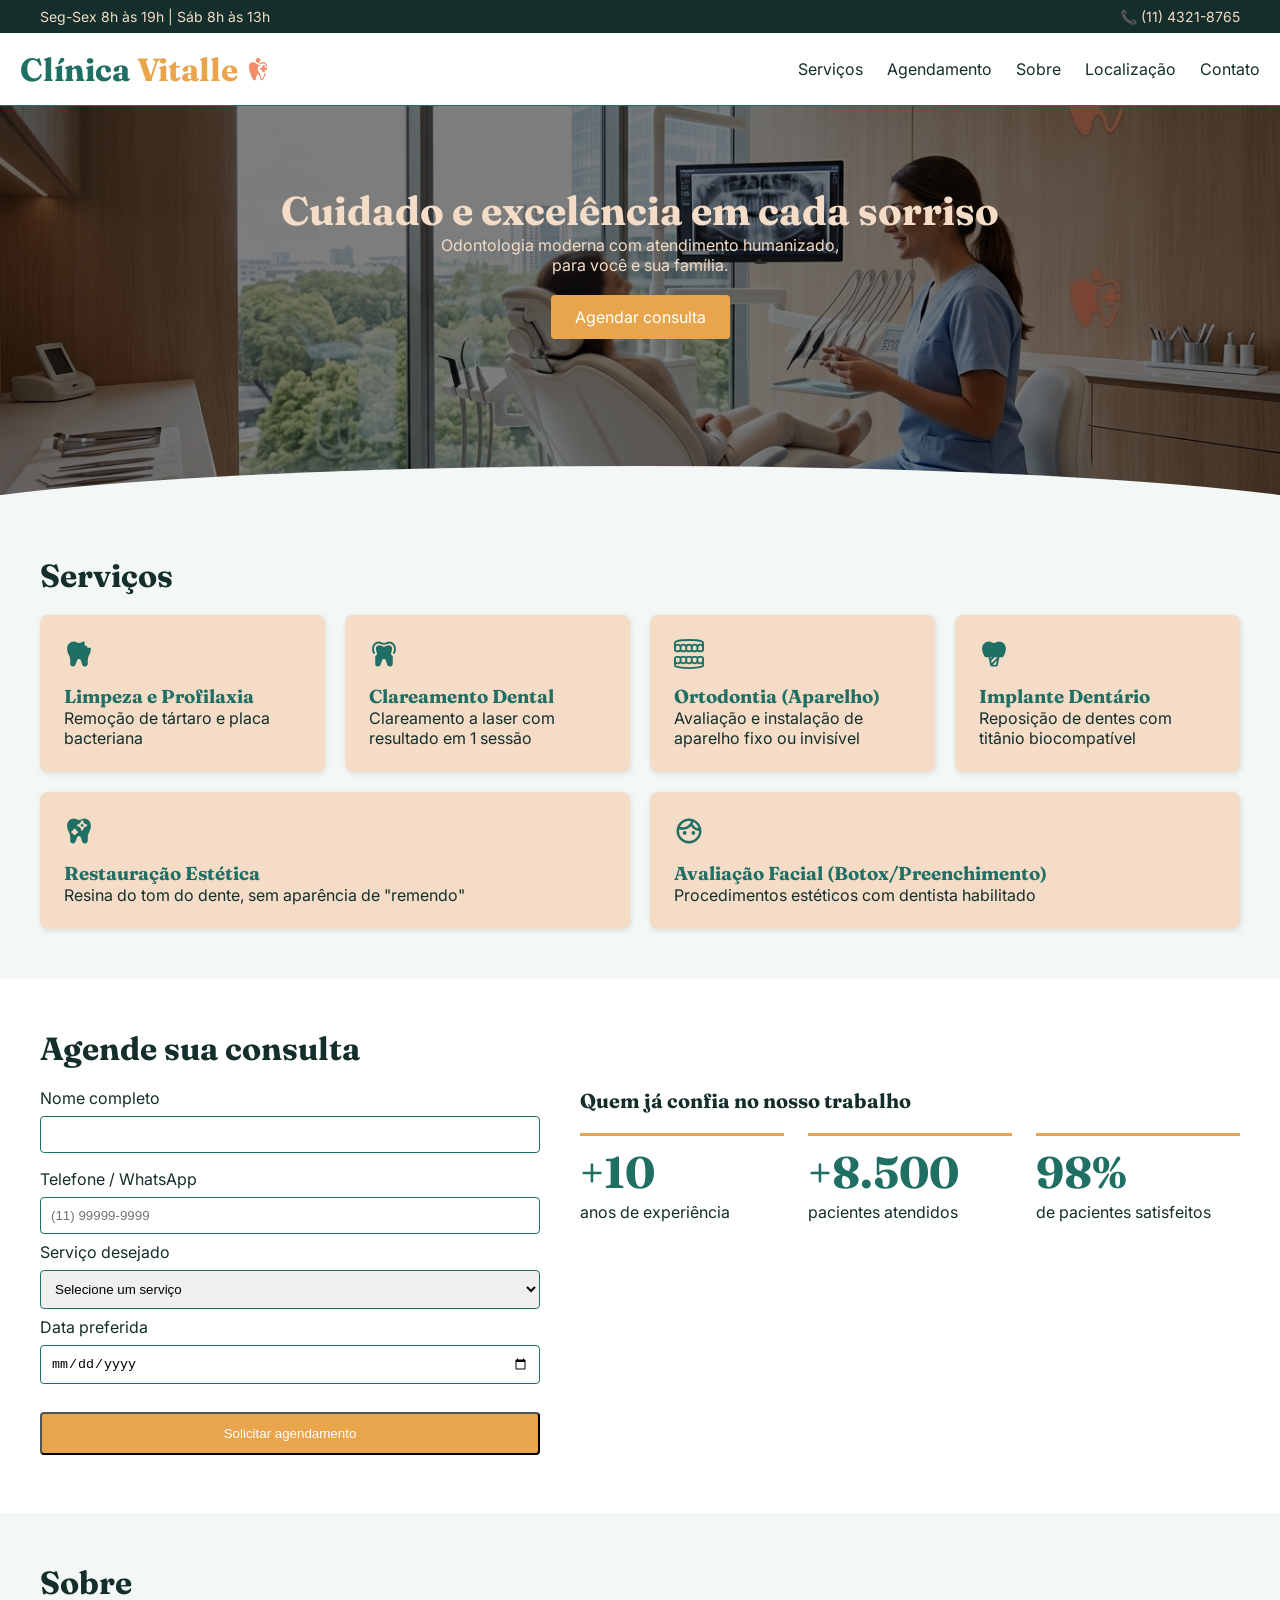
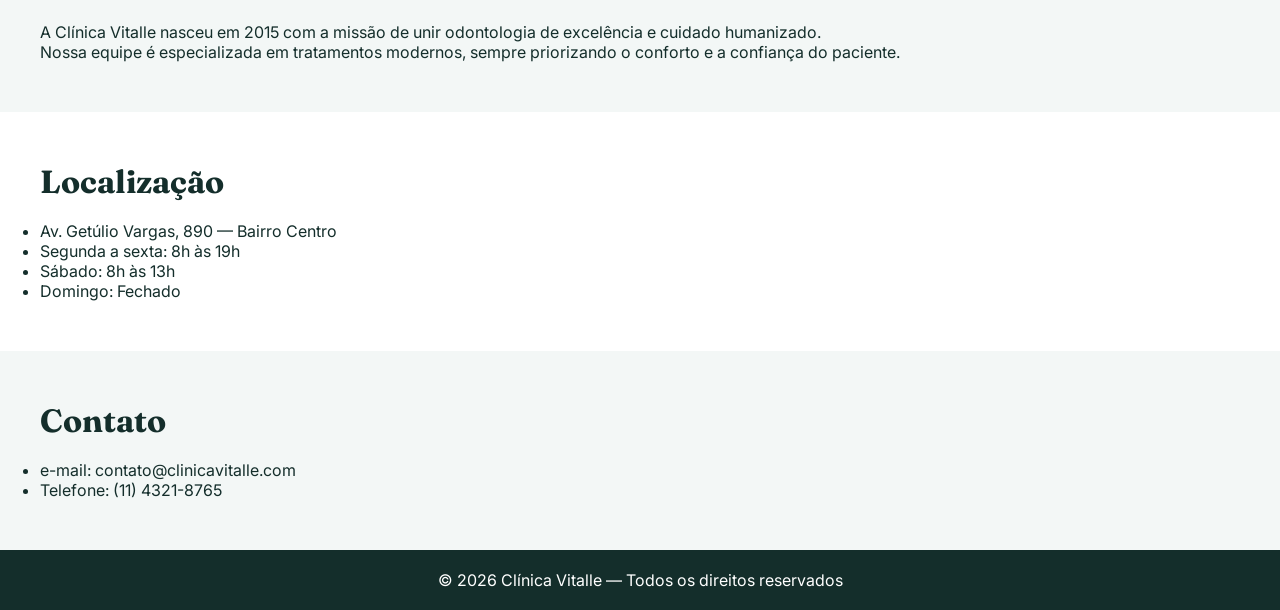
<file: Index.html>
<!DOCTYPE html>
<html lang="pt-br">
<head>
    <meta charset="UTF-8">
    <meta name="viewport" content="width=device-width, initial-scale=1.0">
    <meta name="description" content="Clínica Vitalle — odontologia e estética com atendimento humanizado. Agende sua consulta online.">
                             <link rel="preconnect" href="https://fonts.googleapis.com">
                        <link rel="preconnect" href="https://fonts.gstatic.com" crossorigin>
        <link href="https://fonts.googleapis.com/css2?family=Fraunces:ital,opsz,wght@0,9..144,100..900;1,9..144,100..900&family=Inter:ital,opsz,wght@0,14..32,100..900;1,14..32,100..900&display=swap" rel="stylesheet">
        <link rel="stylesheet" href="https://cdnjs.cloudflare.com/ajax/libs/font-awesome/6.4.2/css/all.min.css">
        <link rel="stylesheet" href="style.css">
            <link rel="icon" href="imagens/icon.jpg" type="image/x-icon">
    <title>Clínica Vitalle</title>

    
</head>
<body>

<div class="topbar">
    <span>Seg-Sex 8h às 19h | Sáb 8h às 13h</span>
    <span>📞 (11) 4321-8765</span>
</div>

    <header>
        <div class="logo-container">
            <h1 class="logo">Clínica <span>Vitalle</span></h1>  
            <img src="imagens/logo.jpg" alt="Logo da Clínica Vitalle" class="logo-img">
        </div>
        <button class="menu-toggle" aria-label="Abrir menu">☰</button>
        <nav>
            <a href="#servicos">Serviços</a>
            <a href="#agendamento">Agendamento</a>
            <a href="#sobre">Sobre</a>
            <a href="#localizacao">Localização</a>
            <a href="#contato">Contato</a>
        </nav>
        </header>
        <main>   
        <section class="hero">
            <h2>Cuidado e excelência em cada sorriso</h2>
                <p>Odontologia moderna com atendimento humanizado,<br> para você e sua família.</p>
                <a href="#agendamento" class="btn">Agendar consulta</a>
            </section>

            <!--SERVIÇOS-->
            <section id="servicos">
                <div class="container">
                    <h2 class="titulo-secao">Serviços</h2>
                <div class="cards">  
                <article class="card">
                       <svg class="icone-servico" xmlns="http://www.w3.org/2000/svg" width="1em" height="1em" viewBox="0 0 24 24">
	<path d="M0 0h24v24H0z" fill="none" />
	<path fill="currentColor" d="M16.83 22h-.27c-.955 0-1.815-.64-2.08-1.56l-.95-3.255A1.655 1.655 0 0 0 11.955 16c-.725 0-1.325.445-1.555 1.105L9.215 20.54A2.165 2.165 0 0 1 7.165 22a2.174 2.174 0 0 1-2.17-2.17v-2.08c0-2.44-.615-3.815-1.26-5.27c-.61-1.365-1.24-2.78-1.24-4.98c0-3.035 2.465-5.5 5.5-5.5c.735 0 1.36.285 1.965.56c.64.29 1.25.565 2.035.565c.825 0 1.46-.305 2.07-.605c.555-.27 1.075-.52 1.68-.52h.75v3.165l1.835.46l.46 1.4l2.71-.03v.76c0 2.05-.615 3.4-1.215 4.71C19.65 13.85 19 15.28 19 17.755v2.08c0 1.195-.975 2.17-2.17 2.17z" />
</svg>

                    <h3>Limpeza e Profilaxia</h3>
                        <p>Remoção de tártaro e placa bacteriana</p>
                    </article>
               
    <!--card 2-->
                    <article class="card">
                        <svg class="icone-servico" xmlns="http://www.w3.org/2000/svg" width="1em" height="1em" viewBox="0 0 24 24">
	<path d="M0 0h24v24H0z" fill="none" />
	<path fill="currentColor" fill-rule="evenodd" d="M14.04 2.558C14.643 2.283 15.267 2 16 2h.01c3.035 0 5.5 2.465 5.5 5.5c0 1.96-.505 3.27-1.065 4.55l-1.375-.6c.51-1.17.935-2.275.935-3.95c0-2.205-1.795-4-4-4c-.41 0-.845.195-1.345.425l-.033.015c-.684.307-1.524.685-2.622.685c-1.108 0-1.96-.385-2.643-.694l-.012-.006c-.5-.23-.935-.425-1.345-.425c-2.205 0-4 1.795-4 4c0 1.675.42 2.78.935 3.95l-1.375.6C3.005 10.77 2.5 9.46 2.5 7.5C2.5 4.465 4.965 2 8 2c.733 0 1.357.283 1.96.558l.005.002l.016.007c.64.288 1.24.558 2.019.558c.785 0 1.395-.275 2.035-.565zm3.98 7.552c-.17.54-.34 1.1-.44 1.69h.005c-.065.385.07.79.355 1.075l1.065 1.065v5.895c0 1.195-.975 2.17-2.17 2.17h-.27a2.18 2.18 0 0 1-2.08-1.56l-.95-3.255c-.2-.7-.875-1.185-1.575-1.185s-1.325.445-1.555 1.105L9.22 20.545a2.165 2.165 0 0 1-2.05 1.46A2.174 2.174 0 0 1 5 19.835V13.94l1.065-1.065c.29-.285.42-.685.355-1.075c-.096-.564-.26-1.1-.418-1.619l-.022-.071l-.015-.05c-.24-.78-.465-1.517-.465-2.31C5.5 6.08 6.58 5 8.25 5c.91 0 1.55.33 2.115.625c.515.27.96.5 1.635.5s1.12-.23 1.635-.5C14.2 5.33 14.835 5 15.75 5c1.67 0 2.75 1.08 2.75 2.75c0 .803-.23 1.551-.473 2.338z" clip-rule="evenodd" />
</svg>

                        <h3>Clareamento Dental</h3>
                        <p>Clareamento a laser com resultado em 1 sessão</p>
                    </article>
                
         

             <!--card 3-->
           
                
                    <article class="card">
                       <svg class="icone-servico" xmlns="http://www.w3.org/2000/svg" width="1em" height="1em" viewBox="0 0 24 24">
	<path d="M0 0h24v24H0z" fill="none" />
	<g fill="none" stroke="currentColor" stroke-linecap="round" stroke-linejoin="round" stroke-width="1.5">
		<path d="M.75 6.75v-3.5A1.5 1.5 0 0 1 1.8 1.819C3.188 1.376 6.185.75 12 .75s8.812.626 10.2 1.069a1.5 1.5 0 0 1 1.045 1.43v3.5" />
		<path d="M5.25 6.75a2.25 2.25 0 1 0-4.5 0v1.5a1.5 1.5 0 0 0 1.5 1.5h1.5a1.5 1.5 0 0 0 1.5-1.5zm4.5 0a2.25 2.25 0 1 0-4.5 0v1.5a1.5 1.5 0 0 0 1.5 1.5h1.5a1.5 1.5 0 0 0 1.5-1.5zm4.5 0a2.25 2.25 0 0 0-4.5 0v1.5a1.5 1.5 0 0 0 1.5 1.5h1.5a1.5 1.5 0 0 0 1.5-1.5zm4.5 0a2.25 2.25 0 0 0-4.5 0v1.5a1.5 1.5 0 0 0 1.5 1.5h1.5a1.5 1.5 0 0 0 1.5-1.5zm4.5 0a2.25 2.25 0 0 0-4.5 0v1.5a1.5 1.5 0 0 0 1.5 1.5h1.5a1.5 1.5 0 0 0 1.5-1.5zM.75 17.25v3.5a1.5 1.5 0 0 0 1.05 1.431c1.388.443 4.385 1.069 10.2 1.069s8.812-.626 10.2-1.069a1.5 1.5 0 0 0 1.045-1.43v-3.5" />
		<path d="M5.25 17.25a2.25 2.25 0 0 1-4.5 0v-1.5a1.5 1.5 0 0 1 1.5-1.5h1.5a1.5 1.5 0 0 1 1.5 1.5zm4.5 0a2.25 2.25 0 0 1-4.5 0v-1.5a1.5 1.5 0 0 1 1.5-1.5h1.5a1.5 1.5 0 0 1 1.5 1.5zm4.5 0a2.25 2.25 0 0 1-4.5 0v-1.5a1.5 1.5 0 0 1 1.5-1.5h1.5a1.5 1.5 0 0 1 1.5 1.5zm4.5 0a2.25 2.25 0 0 1-4.5 0v-1.5a1.5 1.5 0 0 1 1.5-1.5h1.5a1.5 1.5 0 0 1 1.5 1.5zm4.5 0a2.25 2.25 0 0 1-4.5 0v-1.5a1.5 1.5 0 0 1 1.5-1.5h1.5a1.5 1.5 0 0 1 1.5 1.5z" />
	</g>
</svg>

                        <h3>Ortodontia (Aparelho)</h3>
                        <p>Avaliação e instalação de aparelho fixo ou invisível</p>
                    </article>
                
        

             <!--card 4-->
   
                    <article class="card">
                      <svg class="icone-servico" xmlns="http://www.w3.org/2000/svg" width="1em" height="1em" viewBox="0 0 24 24">
	<path d="M0 0h24v24H0z" fill="none" />
	<path fill="currentColor" fill-rule="evenodd" d="M8 2C4.96 2 2.5 4.46 2.5 7.5c0 2.214.657 3.681 1.267 5.046c.172.386.341.763.49 1.147c.185.474.643.807 1.174.807h2.204l1.3 6.495A1.25 1.25 0 0 0 10.16 22h3.68a1.25 1.25 0 0 0 1.226-1.005l1.299-6.495h2.204c.53 0 .989-.333 1.173-.807c.15-.384.319-.761.491-1.147c.61-1.365 1.267-2.832 1.267-5.046C21.5 4.46 19.04 2 16 2c-.745 0-1.416.307-1.955.553l-.165.076c-.61.274-1.174.496-1.88.496s-1.27-.222-1.88-.496l-.165-.076C9.415 2.307 8.745 2 8 2m6.835 12.5h-2.274l-2.83 2.83l.396 1.982l4.682-4.682zm-.556 2.782L11.06 20.5h2.574zM9.165 14.5h1.274l-1.062 1.062z" clip-rule="evenodd" />
</svg>

                        <h3>Implante Dentário</h3>
                        <p>Reposição de dentes com titânio biocompatível</p>
                    </article>


 <!--card 5-->
                    <article class="card">
                      <svg class="icone-servico" xmlns="http://www.w3.org/2000/svg" width="1em" height="1em" viewBox="0 0 24 24">
	<path d="M0 0h24v24H0z" fill="none" />
	<path fill="currentColor" fill-rule="evenodd" d="M14.04 2.558C14.643 2.283 15.267 2 16 2h.005c3.035 0 5.5 2.465 5.5 5.5c0 2.2-.63 3.615-1.24 4.98l-.01.022c-.641 1.447-1.25 2.82-1.25 5.248v2.08c0 1.195-.975 2.17-2.17 2.17h-.27a2.18 2.18 0 0 1-2.08-1.56l-.95-3.255c-.2-.7-.875-1.185-1.575-1.185s-1.325.445-1.555 1.105L9.22 20.54A2.165 2.165 0 0 1 7.17 22A2.174 2.174 0 0 1 5 19.83v-2.08c0-2.44-.61-3.815-1.26-5.27l-.004-.01C3.127 11.105 2.5 9.696 2.5 7.5C2.5 4.465 4.965 2 8 2c.733 0 1.357.283 1.96.558l.005.002l.016.007c.64.288 1.24.558 2.019.558c.785 0 1.395-.275 2.035-.565zM9.25 15.25c0-.965.785-1.75 1.75-1.75V12c-.965 0-1.75-.785-1.75-1.75h-1.5C7.75 11.215 6.965 12 6 12v1.5c.965 0 1.75.785 1.75 1.75zm6-3.75c0-1.79 1.46-3.25 3.25-3.25v-1.5c-1.79 0-3.25-1.46-3.25-3.25h-1.5c0 1.79-1.46 3.25-3.25 3.25v1.5c1.79 0 3.25 1.46 3.25 3.25zm-2.2-4a4.8 4.8 0 0 0 1.45-1.45c.375.585.87 1.08 1.45 1.45c-.585.375-1.08.87-1.45 1.45a4.8 4.8 0 0 0-1.45-1.45" clip-rule="evenodd" />
</svg>

                        <h3>Restauração Estética</h3>
                        <p>Resina do tom do dente, sem aparência de "remendo"</p>
                    </article>
               
        

 <!--card 6-->
                    <article class="card">
                        <svg class="icone-servico" xmlns="http://www.w3.org/2000/svg" width="1em" height="1em" viewBox="0 0 24 24">
	<path d="M0 0h24v24H0z" fill="none" />
	<path fill="currentColor" d="M8.5 12a1.5 1.5 0 1 0 0 3a1.5 1.5 0 1 0 0-3m7 0a1.5 1.5 0 1 0 0 3a1.5 1.5 0 1 0 0-3" />
	<path fill="currentColor" d="M12 22c5.51 0 10-4.49 10-10S17.51 2 12 2S2 6.49 2 12s4.49 10 10 10m7.7-12.13a7.06 7.06 0 0 1-4.83-3.51c.15-.28.3-.56.42-.85c.09-.22.17-.44.24-.67c2.02 1 3.55 2.82 4.17 5.03M12 4c.57 0 1.12.06 1.65.17c-.06.19-.13.37-.2.55c-.15.35-.33.68-.53 1l-.04.06c-.31.48-.67.91-1.07 1.29c-.05.05-.11.1-.16.14c-.14.13-.29.25-.45.37c-.07.05-.13.1-.2.15c-.18.12-.36.24-.55.35c-.04.02-.08.05-.11.07c-.22.12-.45.23-.69.32c-.08.03-.17.06-.25.09c-.17.06-.34.12-.52.17c-.09.02-.17.05-.26.07c-.19.04-.38.08-.57.11c-.08.01-.16.03-.24.04a6.8 6.8 0 0 1-3.05-.33C6.04 5.89 8.8 4 12 4m-7.86 6.52c.92.31 1.87.48 2.86.48c.31 0 .62-.02.93-.05c.11-.01.23-.04.34-.05c.18-.03.37-.05.55-.08h.03c.12-.03.25-.06.37-.1c.17-.04.33-.08.5-.13s.33-.12.49-.18c.1-.04.21-.07.31-.11c.01 0 .02-.01.04-.02c.16-.07.32-.15.48-.23c.11-.05.21-.1.32-.16c.15-.08.29-.17.44-.26c.08-.05.17-.1.26-.16c.03-.02.05-.04.07-.05c.12-.08.24-.18.36-.27s.25-.19.37-.29l.28-.25c.09-.08.18-.15.26-.24c.05-.05.1-.11.14-.16c.03-.03.06-.06.09-.08a9.07 9.07 0 0 0 6.4 3.82v.06c0 4.41-3.59 8-8 8s-8-3.59-8-8c0-.5.05-1 .14-1.48Z" />
</svg>

                        <h3>Avaliação Facial (Botox/Preenchimento)</h3>
                        <p>Procedimentos estéticos com dentista habilitado</p>
                    </article>
                </div>
                </div>
         </section>

<section id="agendamento">
    <div class="container">
    <h2 class="titulo-secao">Agende sua consulta</h2>
    <div class="agendamento-grid">
    <form id="form-agendamento">
        <label for="nome" >Nome completo</label>
        <input type="text" id="nome" name="nome" required>
        <span class="mensagemErro"></span>

        <label for="telefone">Telefone / WhatsApp</label>
<input type="tel" 
id="telefone" 
name="telefone" 
inputmode="numeric"
placeholder="(11) 99999-9999"
pattern="\([0-9]{2}\) [0-9]{4,5}-[0-9]{4}"
maxlength="15"
required
autocomplete="tel">    

<label for="servico">Serviço desejado</label>
<select id="servico" name="servico" required>
    <option value="">Selecione um serviço</option>
    <option value="Limpeza e Profilaxia">Limpeza e Profilaxia</option>
    <option value="Clareamento Dental">Clareamento Dental</option>
    <option value="Ortodontia">Ortodontia (Aparelho)</option>
    <option value="Implante Dentário">Implante Dentário</option>
    <option value="Restauração Estética">Restauração Estética</option>
    <option value="Avaliação Facial">Avaliação Facial (Botox/Preenchimento)</option>
</select>

<label for="data">Data preferida</label>
<input type="date" id="data" name="data" required>

<button type="submit" class="btn">Solicitar agendamento</button>
<p id="mensagem-feedback"></p>
    </form>
    <div class="agendamento-info">
        <h3>Quem já confia no nosso trabalho</h3>
        <dl class="numeros">
            <div class="numero">
                <dt>anos de experiência</dt>
                <dd>+10</dd>
            </div>
            <div class="numero">
                <dt>pacientes atendidos</dt>
                <dd>+8.500</dd>
            </div>
            <div class="numero">
                <dt>de pacientes satisfeitos</dt>
                <dd>98%</dd>
            </div>
        </dl>
    </div>
</div>
</div>

    
</section>


            <!--SOBRE-->
            <section id="sobre">
                <div class="container">
                    <h2 class="titulo-secao">Sobre</h2>
                    <p>A Clínica Vitalle nasceu em 2015 com a missão de unir odontologia de excelência e cuidado humanizado.<br> Nossa equipe é especializada em tratamentos modernos, sempre priorizando o conforto e a confiança do paciente.</p>
                </div>
            </section>

            <!--Localização-->
            <section id="localizacao">
                <div class="container">
                    <h2 class="titulo-secao">Localização</h2>
                    <ul>
                        <li>Av. Getúlio Vargas, 890 — Bairro Centro</li>
                        <li>Segunda a sexta: 8h às 19h</li>
                        <li>Sábado: 8h às 13h</li>
                        <li>Domingo: Fechado</li>
                    </ul>
                </div>
            </section>
                <!--Contato-->
                <section id="contato">
                    <div class="container">
                        <h2 class="titulo-secao">Contato</h2>
                        <ul>
                            <li>e-mail: contato@clinicavitalle.com</li>
                            <li>Telefone: (11) 4321-8765</li>
                        </ul>
                    </div>
                </section>
                        </main>

        <footer>&copy; 2026 Clínica Vitalle — Todos os direitos reservados</footer>
        <script src="query.js"></script>
</body>
</html>
</file>
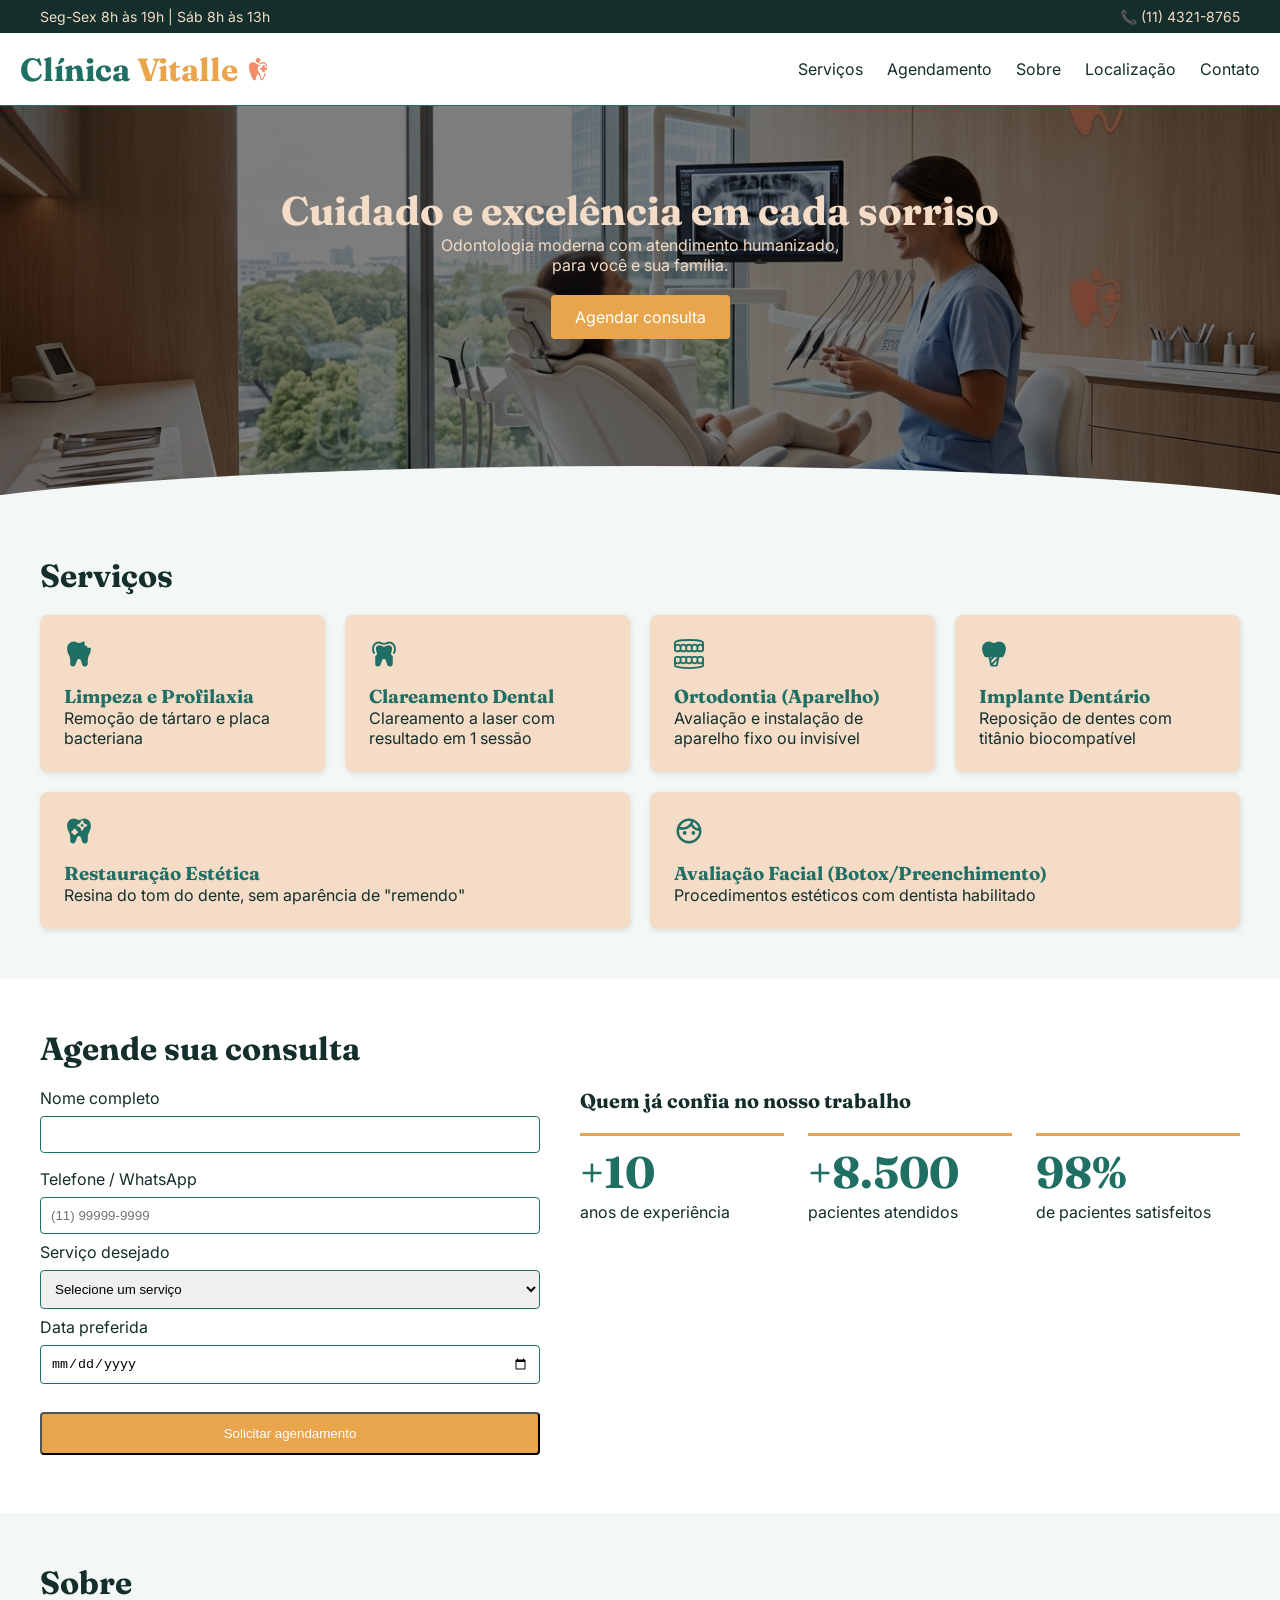
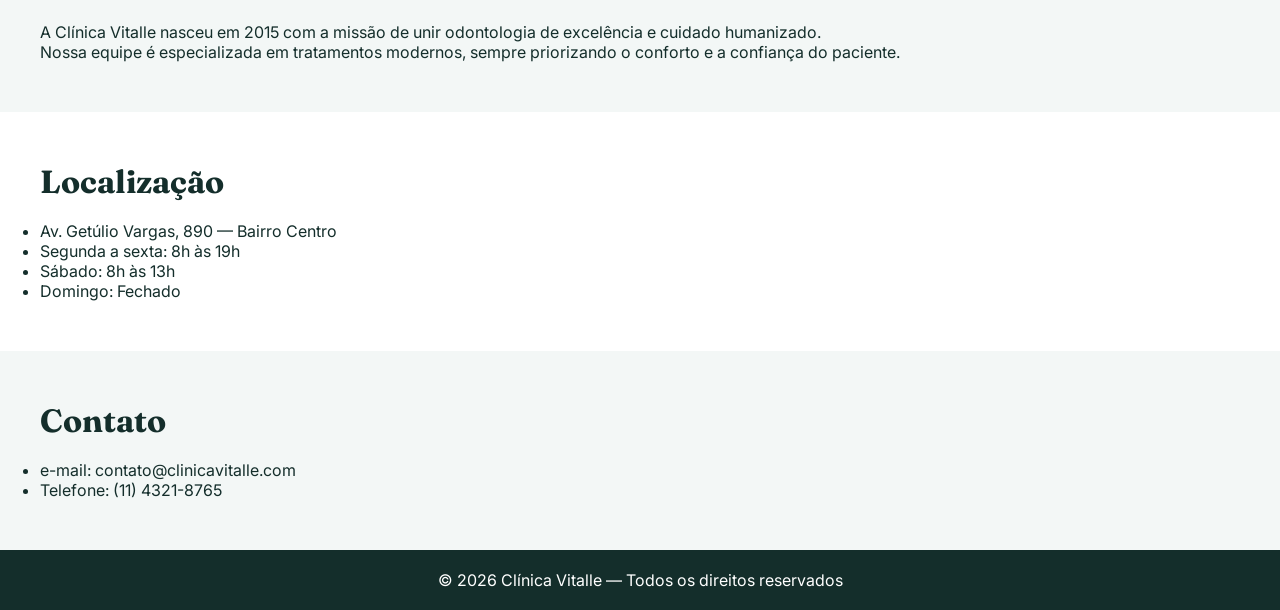
<file: index.html>
<!DOCTYPE html>
<html lang="pt-br">
<head>
    <meta charset="UTF-8">
    <meta name="viewport" content="width=device-width, initial-scale=1.0">
    <meta name="description" content="Clínica Vitalle — odontologia e estética com atendimento humanizado. Agende sua consulta online.">
                             <link rel="preconnect" href="https://fonts.googleapis.com">
                        <link rel="preconnect" href="https://fonts.gstatic.com" crossorigin>
        <link href="https://fonts.googleapis.com/css2?family=Fraunces:ital,opsz,wght@0,9..144,100..900;1,9..144,100..900&family=Inter:ital,opsz,wght@0,14..32,100..900;1,14..32,100..900&display=swap" rel="stylesheet">
        <link rel="stylesheet" href="https://cdnjs.cloudflare.com/ajax/libs/font-awesome/6.4.2/css/all.min.css">
        <link rel="stylesheet" href="style.css">
            <link rel="icon" href="imagens/icon.jpg" type="image/x-icon">
    <title>Clínica Vitalle</title>

    
</head>
<body>

<div class="topbar">
    <span>Seg-Sex 8h às 19h | Sáb 8h às 13h</span>
    <span>📞 (11) 4321-8765</span>
</div>

    <header>
        <div class="logo-container">
            <h1 class="logo">Clínica <span>Vitalle</span></h1>  
            <img src="imagens/logo.jpg" alt="Logo da Clínica Vitalle" class="logo-img">
        </div>
        <button class="menu-toggle" aria-label="Abrir menu">☰</button>
        <nav>
            <a href="#servicos">Serviços</a>
            <a href="#agendamento">Agendamento</a>
            <a href="#sobre">Sobre</a>
            <a href="#localizacao">Localização</a>
            <a href="#contato">Contato</a>
        </nav>
        </header>
        <main>   
        <section class="hero">
            <h2>Cuidado e excelência em cada sorriso</h2>
                <p>Odontologia moderna com atendimento humanizado,<br> para você e sua família.</p>
                <a href="#agendamento" class="btn">Agendar consulta</a>
            </section>

            <!--SERVIÇOS-->
            <section id="servicos">
                <div class="container">
                    <h2 class="titulo-secao">Serviços</h2>
                <div class="cards">  
                <article class="card">
                       <svg class="icone-servico" xmlns="http://www.w3.org/2000/svg" width="1em" height="1em" viewBox="0 0 24 24">
	<path d="M0 0h24v24H0z" fill="none" />
	<path fill="currentColor" d="M16.83 22h-.27c-.955 0-1.815-.64-2.08-1.56l-.95-3.255A1.655 1.655 0 0 0 11.955 16c-.725 0-1.325.445-1.555 1.105L9.215 20.54A2.165 2.165 0 0 1 7.165 22a2.174 2.174 0 0 1-2.17-2.17v-2.08c0-2.44-.615-3.815-1.26-5.27c-.61-1.365-1.24-2.78-1.24-4.98c0-3.035 2.465-5.5 5.5-5.5c.735 0 1.36.285 1.965.56c.64.29 1.25.565 2.035.565c.825 0 1.46-.305 2.07-.605c.555-.27 1.075-.52 1.68-.52h.75v3.165l1.835.46l.46 1.4l2.71-.03v.76c0 2.05-.615 3.4-1.215 4.71C19.65 13.85 19 15.28 19 17.755v2.08c0 1.195-.975 2.17-2.17 2.17z" />
</svg>

                    <h3>Limpeza e Profilaxia</h3>
                        <p>Remoção de tártaro e placa bacteriana</p>
                    </article>
               
    <!--card 2-->
                    <article class="card">
                        <svg class="icone-servico" xmlns="http://www.w3.org/2000/svg" width="1em" height="1em" viewBox="0 0 24 24">
	<path d="M0 0h24v24H0z" fill="none" />
	<path fill="currentColor" fill-rule="evenodd" d="M14.04 2.558C14.643 2.283 15.267 2 16 2h.01c3.035 0 5.5 2.465 5.5 5.5c0 1.96-.505 3.27-1.065 4.55l-1.375-.6c.51-1.17.935-2.275.935-3.95c0-2.205-1.795-4-4-4c-.41 0-.845.195-1.345.425l-.033.015c-.684.307-1.524.685-2.622.685c-1.108 0-1.96-.385-2.643-.694l-.012-.006c-.5-.23-.935-.425-1.345-.425c-2.205 0-4 1.795-4 4c0 1.675.42 2.78.935 3.95l-1.375.6C3.005 10.77 2.5 9.46 2.5 7.5C2.5 4.465 4.965 2 8 2c.733 0 1.357.283 1.96.558l.005.002l.016.007c.64.288 1.24.558 2.019.558c.785 0 1.395-.275 2.035-.565zm3.98 7.552c-.17.54-.34 1.1-.44 1.69h.005c-.065.385.07.79.355 1.075l1.065 1.065v5.895c0 1.195-.975 2.17-2.17 2.17h-.27a2.18 2.18 0 0 1-2.08-1.56l-.95-3.255c-.2-.7-.875-1.185-1.575-1.185s-1.325.445-1.555 1.105L9.22 20.545a2.165 2.165 0 0 1-2.05 1.46A2.174 2.174 0 0 1 5 19.835V13.94l1.065-1.065c.29-.285.42-.685.355-1.075c-.096-.564-.26-1.1-.418-1.619l-.022-.071l-.015-.05c-.24-.78-.465-1.517-.465-2.31C5.5 6.08 6.58 5 8.25 5c.91 0 1.55.33 2.115.625c.515.27.96.5 1.635.5s1.12-.23 1.635-.5C14.2 5.33 14.835 5 15.75 5c1.67 0 2.75 1.08 2.75 2.75c0 .803-.23 1.551-.473 2.338z" clip-rule="evenodd" />
</svg>

                        <h3>Clareamento Dental</h3>
                        <p>Clareamento a laser com resultado em 1 sessão</p>
                    </article>
                
         

             <!--card 3-->
           
                
                    <article class="card">
                       <svg class="icone-servico" xmlns="http://www.w3.org/2000/svg" width="1em" height="1em" viewBox="0 0 24 24">
	<path d="M0 0h24v24H0z" fill="none" />
	<g fill="none" stroke="currentColor" stroke-linecap="round" stroke-linejoin="round" stroke-width="1.5">
		<path d="M.75 6.75v-3.5A1.5 1.5 0 0 1 1.8 1.819C3.188 1.376 6.185.75 12 .75s8.812.626 10.2 1.069a1.5 1.5 0 0 1 1.045 1.43v3.5" />
		<path d="M5.25 6.75a2.25 2.25 0 1 0-4.5 0v1.5a1.5 1.5 0 0 0 1.5 1.5h1.5a1.5 1.5 0 0 0 1.5-1.5zm4.5 0a2.25 2.25 0 1 0-4.5 0v1.5a1.5 1.5 0 0 0 1.5 1.5h1.5a1.5 1.5 0 0 0 1.5-1.5zm4.5 0a2.25 2.25 0 0 0-4.5 0v1.5a1.5 1.5 0 0 0 1.5 1.5h1.5a1.5 1.5 0 0 0 1.5-1.5zm4.5 0a2.25 2.25 0 0 0-4.5 0v1.5a1.5 1.5 0 0 0 1.5 1.5h1.5a1.5 1.5 0 0 0 1.5-1.5zm4.5 0a2.25 2.25 0 0 0-4.5 0v1.5a1.5 1.5 0 0 0 1.5 1.5h1.5a1.5 1.5 0 0 0 1.5-1.5zM.75 17.25v3.5a1.5 1.5 0 0 0 1.05 1.431c1.388.443 4.385 1.069 10.2 1.069s8.812-.626 10.2-1.069a1.5 1.5 0 0 0 1.045-1.43v-3.5" />
		<path d="M5.25 17.25a2.25 2.25 0 0 1-4.5 0v-1.5a1.5 1.5 0 0 1 1.5-1.5h1.5a1.5 1.5 0 0 1 1.5 1.5zm4.5 0a2.25 2.25 0 0 1-4.5 0v-1.5a1.5 1.5 0 0 1 1.5-1.5h1.5a1.5 1.5 0 0 1 1.5 1.5zm4.5 0a2.25 2.25 0 0 1-4.5 0v-1.5a1.5 1.5 0 0 1 1.5-1.5h1.5a1.5 1.5 0 0 1 1.5 1.5zm4.5 0a2.25 2.25 0 0 1-4.5 0v-1.5a1.5 1.5 0 0 1 1.5-1.5h1.5a1.5 1.5 0 0 1 1.5 1.5zm4.5 0a2.25 2.25 0 0 1-4.5 0v-1.5a1.5 1.5 0 0 1 1.5-1.5h1.5a1.5 1.5 0 0 1 1.5 1.5z" />
	</g>
</svg>

                        <h3>Ortodontia (Aparelho)</h3>
                        <p>Avaliação e instalação de aparelho fixo ou invisível</p>
                    </article>
                
        

             <!--card 4-->
   
                    <article class="card">
                      <svg class="icone-servico" xmlns="http://www.w3.org/2000/svg" width="1em" height="1em" viewBox="0 0 24 24">
	<path d="M0 0h24v24H0z" fill="none" />
	<path fill="currentColor" fill-rule="evenodd" d="M8 2C4.96 2 2.5 4.46 2.5 7.5c0 2.214.657 3.681 1.267 5.046c.172.386.341.763.49 1.147c.185.474.643.807 1.174.807h2.204l1.3 6.495A1.25 1.25 0 0 0 10.16 22h3.68a1.25 1.25 0 0 0 1.226-1.005l1.299-6.495h2.204c.53 0 .989-.333 1.173-.807c.15-.384.319-.761.491-1.147c.61-1.365 1.267-2.832 1.267-5.046C21.5 4.46 19.04 2 16 2c-.745 0-1.416.307-1.955.553l-.165.076c-.61.274-1.174.496-1.88.496s-1.27-.222-1.88-.496l-.165-.076C9.415 2.307 8.745 2 8 2m6.835 12.5h-2.274l-2.83 2.83l.396 1.982l4.682-4.682zm-.556 2.782L11.06 20.5h2.574zM9.165 14.5h1.274l-1.062 1.062z" clip-rule="evenodd" />
</svg>

                        <h3>Implante Dentário</h3>
                        <p>Reposição de dentes com titânio biocompatível</p>
                    </article>


 <!--card 5-->
                    <article class="card">
                      <svg class="icone-servico" xmlns="http://www.w3.org/2000/svg" width="1em" height="1em" viewBox="0 0 24 24">
	<path d="M0 0h24v24H0z" fill="none" />
	<path fill="currentColor" fill-rule="evenodd" d="M14.04 2.558C14.643 2.283 15.267 2 16 2h.005c3.035 0 5.5 2.465 5.5 5.5c0 2.2-.63 3.615-1.24 4.98l-.01.022c-.641 1.447-1.25 2.82-1.25 5.248v2.08c0 1.195-.975 2.17-2.17 2.17h-.27a2.18 2.18 0 0 1-2.08-1.56l-.95-3.255c-.2-.7-.875-1.185-1.575-1.185s-1.325.445-1.555 1.105L9.22 20.54A2.165 2.165 0 0 1 7.17 22A2.174 2.174 0 0 1 5 19.83v-2.08c0-2.44-.61-3.815-1.26-5.27l-.004-.01C3.127 11.105 2.5 9.696 2.5 7.5C2.5 4.465 4.965 2 8 2c.733 0 1.357.283 1.96.558l.005.002l.016.007c.64.288 1.24.558 2.019.558c.785 0 1.395-.275 2.035-.565zM9.25 15.25c0-.965.785-1.75 1.75-1.75V12c-.965 0-1.75-.785-1.75-1.75h-1.5C7.75 11.215 6.965 12 6 12v1.5c.965 0 1.75.785 1.75 1.75zm6-3.75c0-1.79 1.46-3.25 3.25-3.25v-1.5c-1.79 0-3.25-1.46-3.25-3.25h-1.5c0 1.79-1.46 3.25-3.25 3.25v1.5c1.79 0 3.25 1.46 3.25 3.25zm-2.2-4a4.8 4.8 0 0 0 1.45-1.45c.375.585.87 1.08 1.45 1.45c-.585.375-1.08.87-1.45 1.45a4.8 4.8 0 0 0-1.45-1.45" clip-rule="evenodd" />
</svg>

                        <h3>Restauração Estética</h3>
                        <p>Resina do tom do dente, sem aparência de "remendo"</p>
                    </article>
               
        

 <!--card 6-->
                    <article class="card">
                        <svg class="icone-servico" xmlns="http://www.w3.org/2000/svg" width="1em" height="1em" viewBox="0 0 24 24">
	<path d="M0 0h24v24H0z" fill="none" />
	<path fill="currentColor" d="M8.5 12a1.5 1.5 0 1 0 0 3a1.5 1.5 0 1 0 0-3m7 0a1.5 1.5 0 1 0 0 3a1.5 1.5 0 1 0 0-3" />
	<path fill="currentColor" d="M12 22c5.51 0 10-4.49 10-10S17.51 2 12 2S2 6.49 2 12s4.49 10 10 10m7.7-12.13a7.06 7.06 0 0 1-4.83-3.51c.15-.28.3-.56.42-.85c.09-.22.17-.44.24-.67c2.02 1 3.55 2.82 4.17 5.03M12 4c.57 0 1.12.06 1.65.17c-.06.19-.13.37-.2.55c-.15.35-.33.68-.53 1l-.04.06c-.31.48-.67.91-1.07 1.29c-.05.05-.11.1-.16.14c-.14.13-.29.25-.45.37c-.07.05-.13.1-.2.15c-.18.12-.36.24-.55.35c-.04.02-.08.05-.11.07c-.22.12-.45.23-.69.32c-.08.03-.17.06-.25.09c-.17.06-.34.12-.52.17c-.09.02-.17.05-.26.07c-.19.04-.38.08-.57.11c-.08.01-.16.03-.24.04a6.8 6.8 0 0 1-3.05-.33C6.04 5.89 8.8 4 12 4m-7.86 6.52c.92.31 1.87.48 2.86.48c.31 0 .62-.02.93-.05c.11-.01.23-.04.34-.05c.18-.03.37-.05.55-.08h.03c.12-.03.25-.06.37-.1c.17-.04.33-.08.5-.13s.33-.12.49-.18c.1-.04.21-.07.31-.11c.01 0 .02-.01.04-.02c.16-.07.32-.15.48-.23c.11-.05.21-.1.32-.16c.15-.08.29-.17.44-.26c.08-.05.17-.1.26-.16c.03-.02.05-.04.07-.05c.12-.08.24-.18.36-.27s.25-.19.37-.29l.28-.25c.09-.08.18-.15.26-.24c.05-.05.1-.11.14-.16c.03-.03.06-.06.09-.08a9.07 9.07 0 0 0 6.4 3.82v.06c0 4.41-3.59 8-8 8s-8-3.59-8-8c0-.5.05-1 .14-1.48Z" />
</svg>

                        <h3>Avaliação Facial (Botox/Preenchimento)</h3>
                        <p>Procedimentos estéticos com dentista habilitado</p>
                    </article>
                </div>
                </div>
         </section>

<section id="agendamento">
    <div class="container">
    <h2 class="titulo-secao">Agende sua consulta</h2>
    <div class="agendamento-grid">
    <form id="form-agendamento">
        <label for="nome" >Nome completo</label>
        <input type="text" id="nome" name="nome" required>
        <span class="mensagemErro"></span>

        <label for="telefone">Telefone / WhatsApp</label>
<input type="tel" 
id="telefone" 
name="telefone" 
inputmode="numeric"
placeholder="(11) 99999-9999"
pattern="\([0-9]{2}\) [0-9]{4,5}-[0-9]{4}"
maxlength="15"
required
autocomplete="tel">    

<label for="servico">Serviço desejado</label>
<select id="servico" name="servico" required>
    <option value="">Selecione um serviço</option>
    <option value="Limpeza e Profilaxia">Limpeza e Profilaxia</option>
    <option value="Clareamento Dental">Clareamento Dental</option>
    <option value="Ortodontia">Ortodontia (Aparelho)</option>
    <option value="Implante Dentário">Implante Dentário</option>
    <option value="Restauração Estética">Restauração Estética</option>
    <option value="Avaliação Facial">Avaliação Facial (Botox/Preenchimento)</option>
</select>

<label for="data">Data preferida</label>
<input type="date" id="data" name="data" required>

<button type="submit" class="btn">Solicitar agendamento</button>
<p id="mensagem-feedback"></p>
    </form>
    <div class="agendamento-info">
        <h3>Quem já confia no nosso trabalho</h3>
        <dl class="numeros">
            <div class="numero">
                <dt>anos de experiência</dt>
                <dd>+10</dd>
            </div>
            <div class="numero">
                <dt>pacientes atendidos</dt>
                <dd>+8.500</dd>
            </div>
            <div class="numero">
                <dt>de pacientes satisfeitos</dt>
                <dd>98%</dd>
            </div>
        </dl>
    </div>
</div>
</div>

    
</section>


            <!--SOBRE-->
            <section id="sobre">
                <div class="container">
                    <h2 class="titulo-secao">Sobre</h2>
                    <p>A Clínica Vitalle nasceu em 2015 com a missão de unir odontologia de excelência e cuidado humanizado.<br> Nossa equipe é especializada em tratamentos modernos, sempre priorizando o conforto e a confiança do paciente.</p>
                </div>
            </section>

            <!--Localização-->
            <section id="localizacao">
                <div class="container">
                    <h2 class="titulo-secao">Localização</h2>
                    <ul>
                        <li>Av. Getúlio Vargas, 890 — Bairro Centro</li>
                        <li>Segunda a sexta: 8h às 19h</li>
                        <li>Sábado: 8h às 13h</li>
                        <li>Domingo: Fechado</li>
                    </ul>
                </div>
            </section>
                <!--Contato-->
                <section id="contato">
                    <div class="container">
                        <h2 class="titulo-secao">Contato</h2>
                        <ul>
                            <li>e-mail: contato@clinicavitalle.com</li>
                            <li>Telefone: (11) 4321-8765</li>
                        </ul>
                    </div>
                </section>
                        </main>

        <footer>&copy; 2026 Clínica Vitalle — Todos os direitos reservados</footer>
        <script src="query.js"></script>
</body>
</html>
</file>
<file: style.css>
* {
    padding: 0;
    margin: 0;
    box-sizing: border-box;
}

:root {
  --texto: #142E2B;
  --marca: #1F6F64;
  --destaque: #E8A54B;
  --fundo-suave: #F4DCC7;
  --fundo-alternado: #F3F7F6;
}

img {
  max-width: 100%;
}

body {
  color: var(--texto);
  background-color: var(--fundo-alternado);
  font-family: 'Inter', sans-serif;
}

#servicos, #sobre, #contato {
  background-color: var(--fundo-alternado)
}

#agendamento, #localizacao {
  background-color: #fff;
}

html {
  scroll-behavior: smooth;
}

.topbar {
  color: var(--fundo-suave);
  background-color: var(--texto);
  display: flex;
  justify-content: space-between;
  align-items: center;
  padding: 8px 40px;
  font-size: 14px;

}

header {
  display: flex;
  justify-content: space-between;
  align-items: center;
  background-color: #fff;
  border-bottom: 1px solid var(--marca);
  padding: 16px 20px;

}

nav a {
  text-decoration: none;
  color: var(--texto);
  margin-left: 20px;
  display: inline-block;
  transition: all ease 0.5s;
}

.menu-toggle {
  display: none;
}

.logo-container {
  display: flex;
  align-items: center;
}

.logo {
  color: var(--marca);
}

.logo span {
  color: var(--destaque);
}

.logo-img {
  width: 40px;
  height: 40px;
  margin-right: 8px;
  
}

.container {
  max-width: 1200px;
  margin: 0 auto;
}

#form-agendamento {
  flex: 1;
}

.agendamento-info {
  flex: 1;
}

.agendamento-info h3 {
  font-size: 20px;
}

.numeros {
  display: grid;
  grid-template-columns: repeat(3, 1fr);
  gap: 24px;
  margin-top: 20px;
}

.numero {
  display: flex;
  flex-direction: column-reverse; /* o número (dd) aparece acima do rótulo (dt) */
  padding-top: 12px;
  border-top: 3px solid var(--destaque);
}

.numero dd {
  font-family: 'Fraunces', serif;
  font-size: clamp(32px, 4vw, 44px);
  font-weight: 700;
  line-height: 1.1;
  color: var(--marca);
}

.numero dt {
  margin-top: 6px;
  font-size: 16px;
  line-height: 1.35;
}

.agendamento-grid {
  display: flex;
  gap: 40px;
}

.hero {
  background-color: #fff;
  padding: 80px 40px;
  text-align: center;
  position: relative;
  overflow: hidden;
}

.hero::before {
  content: '';
  position: absolute;
  bottom: -90px;
  left: -10%;
  right: -10%;
  width: 120%;
  height: 130px;
  background-color: var(--fundo-alternado);
  border-radius: 50%;
}

.hero h2 {
  font-size: 40px;
  color: var(--fundo-suave);
}

.hero p {
  color: var(--fundo-suave)
}

.hero{
  background-image: url(imagens/banner.jpg);
  background-size: cover;
  background-position: center;
  background-repeat: no-repeat;
  background-image: linear-gradient(rgba(0, 0, 0, 0.5), rgba(0, 0, 0, 0.5)), url(imagens/banner.jpg);
  height: 400px;
}

.btn {
 text-decoration: none;
  background-color: var(--destaque);
  color: #fff;
  padding: 12px 24px;
  margin-top: 20px;
  border-radius: 4px;
  display: inline-block;
  transition: all ease 0.4s;
}

.btn:hover {
  background-color: #f9b050;
}

.cards {
  display: flex;
  flex-wrap: wrap;
  gap: 20px;
}

section {
    padding: 50px 40px;
}

.card {
  flex: 1;
  min-width: 250px;
  background-color: var(--fundo-suave);
  padding: 24px;
  border-radius: 8px;
    box-shadow: 1px 2px 6px rgba(0, 0, 0, 0.10);
    transition: all ease 0.4s;
}

@media (hover: hover) {
  .card:hover {
    transform: translateY(-5px);
    box-shadow: 1px 4px 12px rgba(0, 0, 0, 0.20);
  }
}

.card h3{
  color: var(--marca);
}

.icone-servico {
 width: 30px;
  height: 30px;
  color: var(--marca);
  display: inline-block;
  margin-bottom: 12px;
}

.titulo-secao {
    font-size: 32px;
    margin: 0 0 20px 0;
}
#form-agendamento {
display: flex;
flex-direction: column;
max-width: 500px;
gap: 8px;
}

#form-agendamento input, #form-agendamento select {
  padding: 10px;
  border: 1px solid var(--marca);
  border-radius: 4px;
}

#form-agendamento input:focus, #form-agendamento select:focus {
  outline: none;
  border-color: var(--destaque);
  box-shadow: 0 0 0 3px rgba(232, 165, 75, 0.25);
}

#nome::placeholder, #servico::placeholder, #data::placeholder {
  color: red;
  opacity: 1; /* Garante que a cor fique viva em navegadores como o Firefox */
}

h1, h2, h3 {
    font-family: 'Fraunces', serif;
}

footer {
  background-color: var(--texto);
  color: #fff;
  padding: 20px;
  text-align: center;
}

@media (hover: hover) {
nav a:hover {
  transform: scale(1.20);
  color: var(--destaque);
}
}

@media (max-width: 768px) {
    .topbar {
        flex-direction: column;
        align-items: flex-start;
        gap: 4px;
        padding: 8px 20px;
    }

    header {
        flex-wrap: wrap;
        align-items: center;
        gap: 12px;
    }

    .menu-toggle {
        display: flex;
        align-items: center;
        justify-content: center;
        min-width: 44px;
        min-height: 44px;
        background: none;
        border: none;
        font-size: 24px;
        cursor: pointer;
    }

    nav {
        display: none;
        order: 3;
        width: 100%;
    }

    nav.aberto {
        display: flex;
        flex-direction: column;
        gap: 4px;
    }

    nav a {
        margin-left: 0;
        padding: 12px 0;
    }

    .hero {
        height: auto;
        min-height: 320px;
        padding: 50px 20px 70px;
    }

    .hero h2 {
        font-size: 26px;
    }

    .btn {
        display: block;
        text-align: center;
    }

    section {
        padding: 30px 20px;
    }

    .titulo-secao {
        font-size: 26px;
    }

    .cards {
        flex-direction: column;
    }

    .card {
        flex: none;
        min-width: 0;
    }

    .agendamento-grid {
        flex-direction: column;
        gap: 24px;
    }

    #form-agendamento,
    .agendamento-info {
        flex: none;
        max-width: 100%;
    }

    /* 16px evita o zoom automático do iPhone ao tocar no campo */
    #form-agendamento input,
    #form-agendamento select {
        font-size: 16px;
        min-height: 44px;
    }
}

@media (max-width: 480px) {
    .logo-img {
        width: 32px;
        height: 32px;
    }

    .numeros {
        grid-template-columns: 1fr;
        gap: 16px;
    }

    .hero h2 {
        font-size: 24px;
    }
}
</file>
